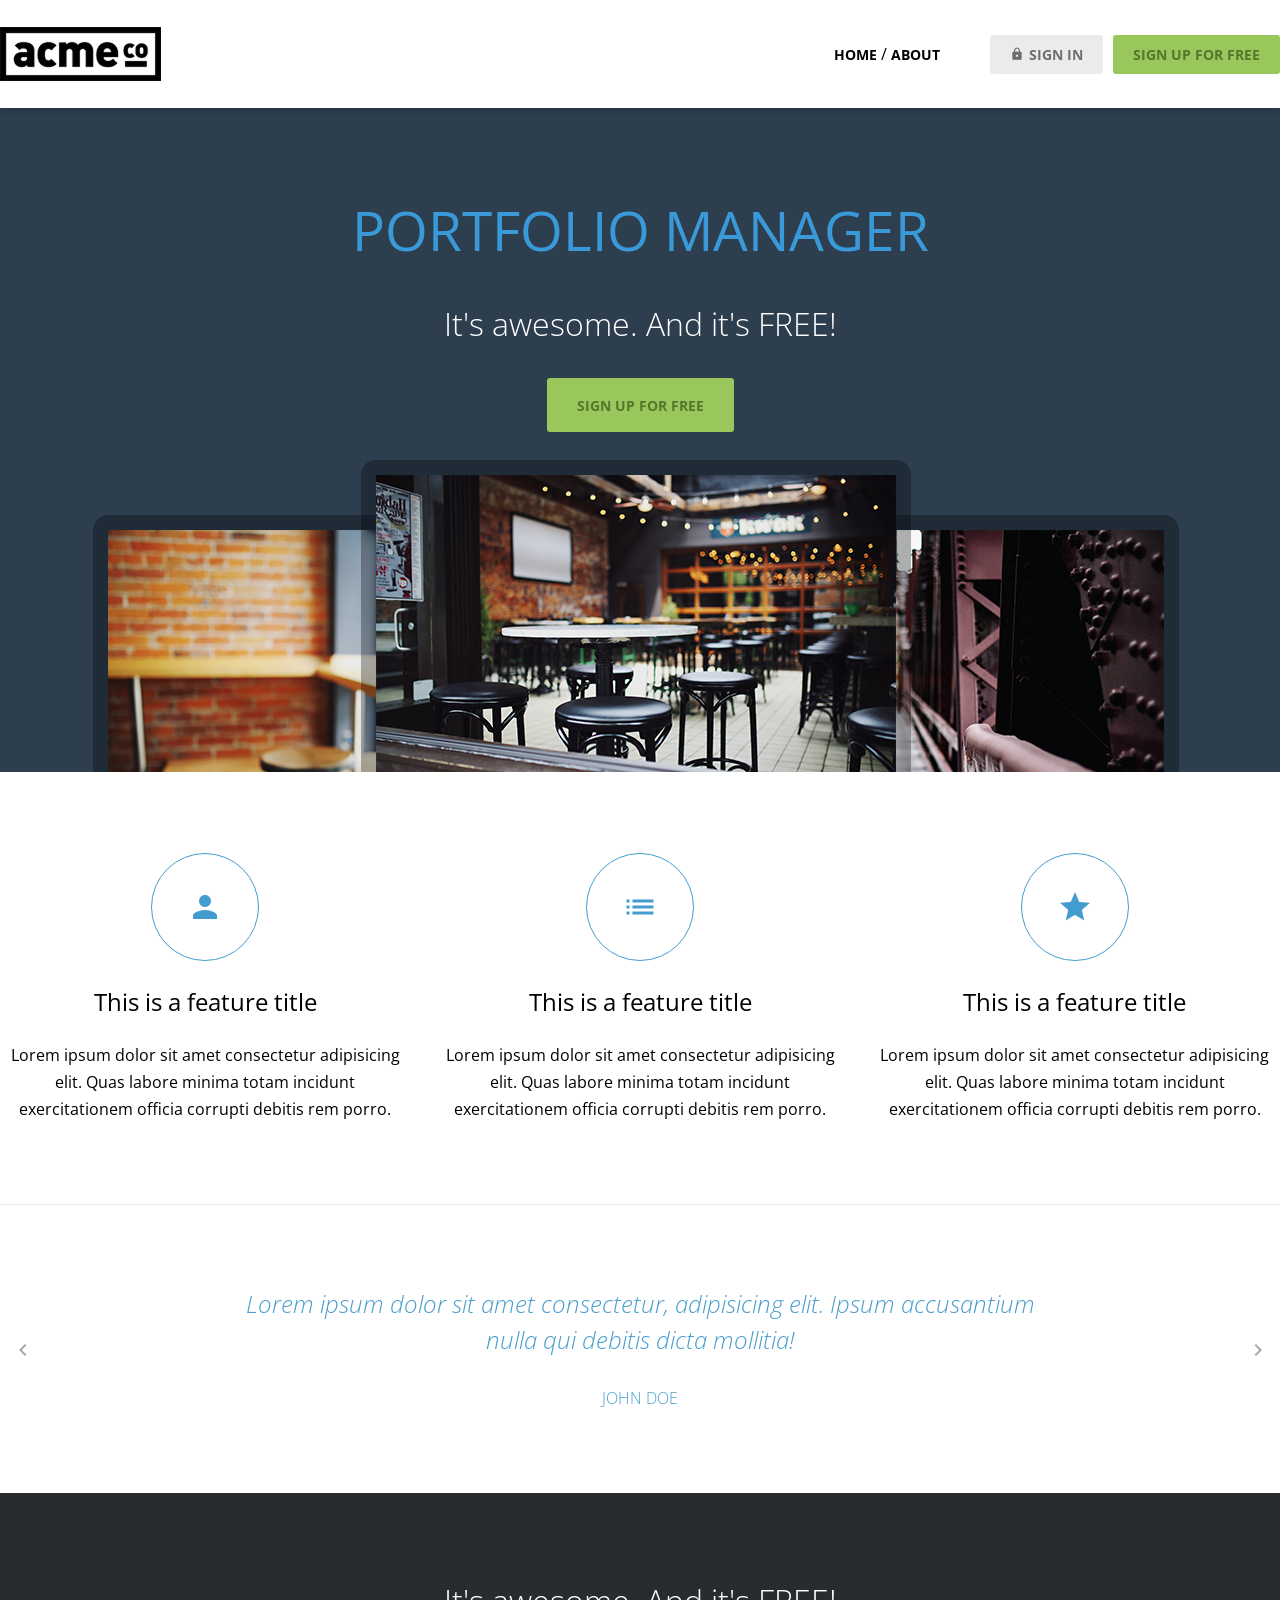
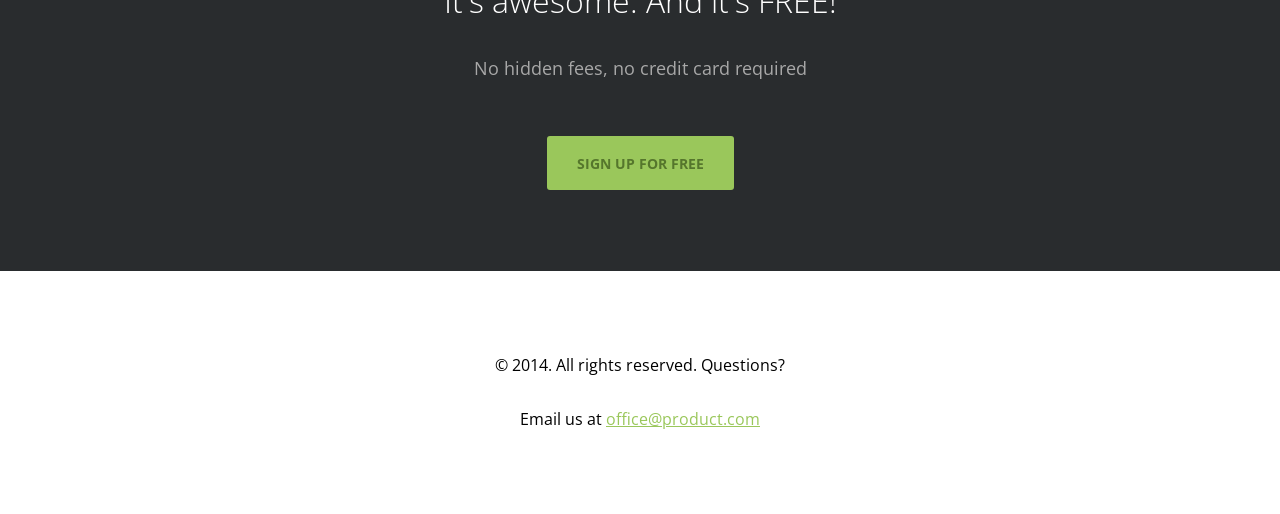
<file: index.html>
<!doctype html>
<html lang="en">

<head>
  <meta charset="UTF-8" />
  <meta name="viewport" content="width=device-width, initial-scale=1.0" />
  <title>ACME</title>
  <link rel="preconnect" href="https://fonts.googleapis.com" />
  <link rel="preconnect" href="https://fonts.gstatic.com" crossorigin />
  <link href="https://fonts.googleapis.com/css2?family=Open+Sans:ital,wght@0,300..800;1,300..800&display=swap"
    rel="stylesheet" />
  <link href="https://fonts.googleapis.com/icon?family=Material+Icons" rel="stylesheet" />
  <link rel="stylesheet" href="css/common.css" />
  <link rel="stylesheet" href="css/index.css" />
</head>

<body>
  <header>
    <div class="container d-flex justify-content-between align-items-center">
      <h1 class="logo">
        <a href="index.html">
          <img src="images/logo.png" alt="acme logo" />
          <span class="hidden">ACME</span>
        </a>
      </h1>
      <nav>
        <ul class="d-flex align-items-center">
          <li>
            <a href="index.html" class="text-nav">home</a>
            /
            <a href="about.html" class="text-nav">about</a>
          </li>
          <li>
            <a href="signin.html" class="btn btn-secondary"><span class="material-icons">lock</span>sign in</a>
          </li>
          <li>
            <a href="signup.html" class="btn btn-primary">sign up for free</a>
          </li>
        </ul>
      </nav>
    </div>
  </header>
  <main>
    <section class="hero inner-top-pd">
      <div class="container d-flex flex-column align-items-center g-1">
        <h2 class="text-heading-xl">Portfolio Manager</h2>
        <h3 class="text-body-l">It's awesome. And it's FREE!</h3>
        <a href="#" class="btn btn-primary big">sign up for free</a>
        <img src="images/hero_image.png" alt="" />
      </div>
    </section>
    <section class="features container inner-pd">
      <h2 class="hidden">Features</h2>
      <ul class="d-flex justify-content-between">
        <li>
          <div class="icon">
            <span class="material-icons">person</span>
          </div>
          <h3 class="text-heading-s">This is a feature title</h3>
          <p>
            Lorem ipsum dolor sit amet consectetur adipisicing elit. Quas labore minima totam
            incidunt exercitationem officia corrupti debitis rem porro.
          </p>
        </li>
        <li>
          <div class="icon">
            <span class="material-icons">list</span>
          </div>
          <h3 class="text-heading-s">This is a feature title</h3>
          <p>
            Lorem ipsum dolor sit amet consectetur adipisicing elit. Quas labore minima totam
            incidunt exercitationem officia corrupti debitis rem porro.
          </p>
        </li>
        <li>
          <div class="icon">
            <span class="material-icons">star</span>
          </div>
          <h3 class="text-heading-s">This is a feature title</h3>
          <p>
            Lorem ipsum dolor sit amet consectetur adipisicing elit. Quas labore minima totam
            incidunt exercitationem officia corrupti debitis rem porro.
          </p>
        </li>
      </ul>
    </section>
    <hr class="container" />
    <section class="testimonial slidewrapper container inner-pd">
      <h2 class="hidden">testimonial</h2>
      <ul class="slidecontainer">
        <li>
          <blockquote>
            <p>
              Lorem ipsum dolor sit amet consectetur, adipisicing elit. Ipsum accusantium nulla
              qui debitis dicta mollitia!
            </p>
          </blockquote>
          <small>john doe</small>
        </li>
        <li>
          <blockquote>
            <p>
              Lorem ipsum dolor sit amet consectetur, adipisicing elit. Ipsum accusantium nulla
              qui debitis dicta mollitia!
            </p>
          </blockquote>
          <small>jane</small>
        </li>
        <li>
          <blockquote>
            <p>
              Lorem ipsum dolor sit amet consectetur, adipisicing elit. Ipsum accusantium nulla
              qui debitis dicta mollitia!
            </p>
          </blockquote>
          <small>tomas</small>
        </li>
      </ul>
      <button type="button" class="button prev">
        <span class="material-icons">chevron_left</span>
      </button>
      <button type="button" class="button next">
        <span class="material-icons">chevron_right</span>
      </button>
    </section>
    <section class="cta inner-pd d-flex flex-column align-items-center g-2">
      <div class="content d-flex flex-column g-1">
        <h3 class="text-body-l">It's awesome. And it's FREE!</h3>
        <p class="text-body-m-plus">No hidden fees, no credit card required</p>
      </div>
      <a href="#" class="btn btn-primary big">sign up for free</a>
    </section>
  </main>
  <footer class="inner-pd d-flex flex-column align-items-center g-1">
    <p>&copy; 2014. All rights reserved. Questions?</p>
    <p>Email us at <a href="#" class="text-link">office@product.com</a></p>
  </footer>
  <script src="js/main.js"></script>
</body>

</html>
</file>
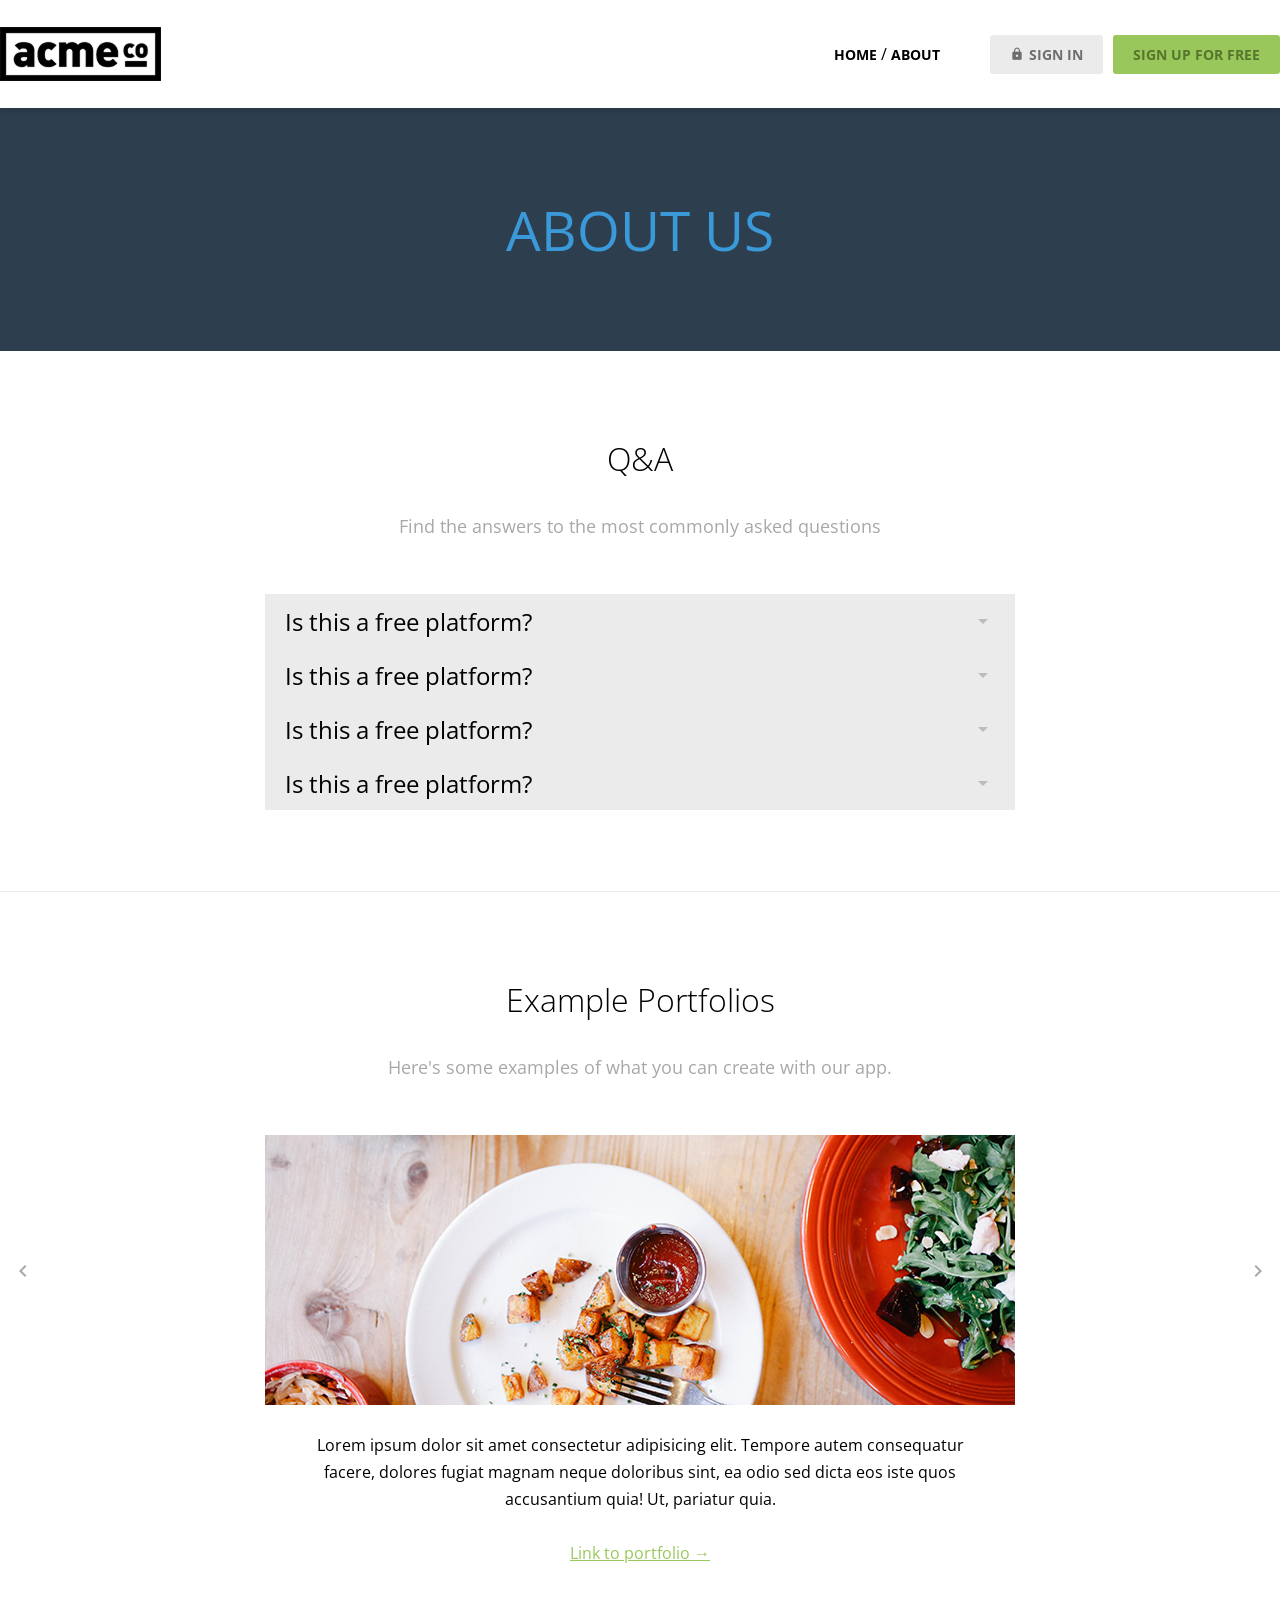
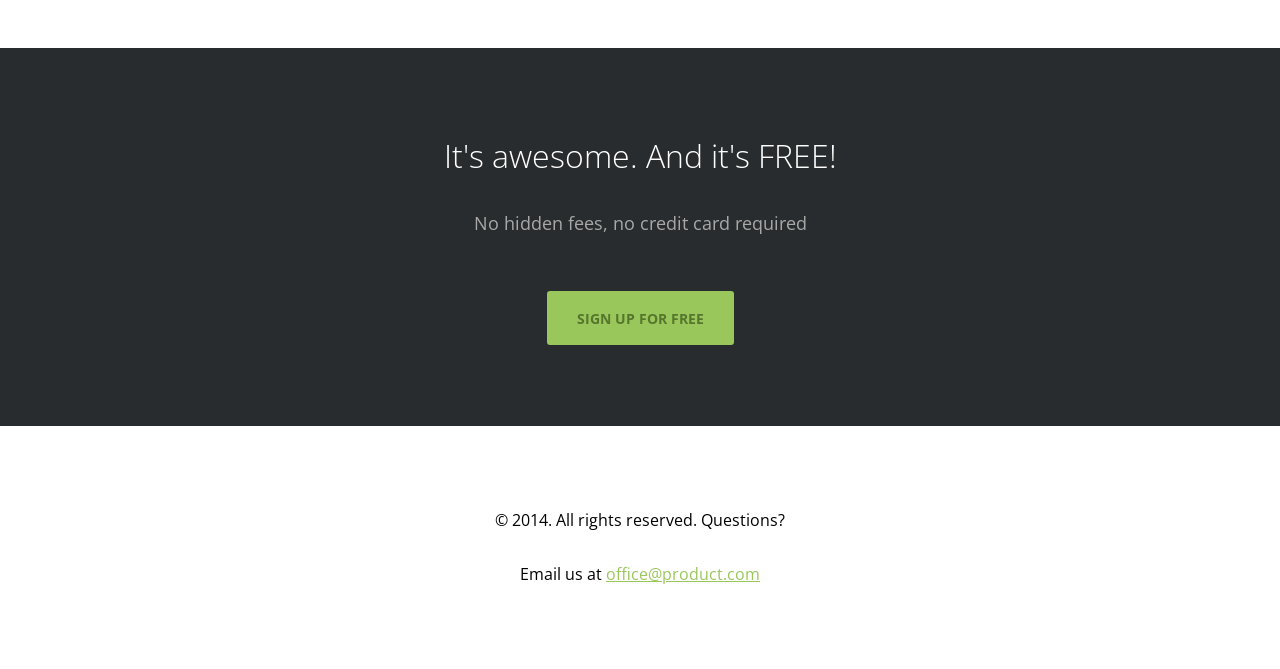
<file: about.html>
<!doctype html>
<html lang="en">

<head>
  <meta charset="UTF-8" />
  <meta name="viewport" content="width=device-width, initial-scale=1.0" />
  <title>About - ACME</title>
  <link rel="preconnect" href="https://fonts.googleapis.com" />
  <link rel="preconnect" href="https://fonts.gstatic.com" crossorigin />
  <link href="https://fonts.googleapis.com/css2?family=Open+Sans:ital,wght@0,300..800;1,300..800&display=swap"
    rel="stylesheet" />
  <link href="https://fonts.googleapis.com/icon?family=Material+Icons" rel="stylesheet" />
  <link rel="stylesheet" href="css/common.css" />
  <link rel="stylesheet" href="css/about.css" />
</head>

<body>
  <header>
    <div class="container d-flex justify-content-between align-items-center">
      <h1 class="logo">
        <a href="index.html">
          <img src="images/logo.png" alt="acme logo" />
          <span class="hidden">ACME</span>
        </a>
      </h1>
      <nav>
        <ul class="d-flex align-items-center">
          <li>
            <a href="index.html" class="text-nav">home</a>
            /
            <a href="about.html" class="text-nav">about</a>
          </li>
          <li>
            <a href="signin.html" class="btn btn-secondary"><span class="material-icons">lock</span>sign in</a>
          </li>
          <li>
            <a href="signup.html" class="btn btn-primary">sign up for free</a>
          </li>
        </ul>
      </nav>
    </div>
  </header>
  <main>
    <section class="hero inner-pd">
      <div class="container">
        <h2 class="text-heading-xl text-center">about us</h2>
      </div>
    </section>
    <section class="qna container inner-pd">
      <div class="header d-flex flex-column g-1">
        <h3 class="text-body-l">Q&amp;A</h3>
        <p class="text-body-m-plus">Find the answers to the most commonly asked questions</p>
      </div>
      <ul class="qnalist">
        <li>
          <details>
            <summary class="question">
              <span>Is this a free platform?</span>
              <span class="material-icons">arrow_drop_down</span>
            </summary>
            <div class="answer">
              <p>
                Lorem ipsum dolor, sit amet consectetur adipisicing elit. Tempora magnam dolorem
                perspiciatis! Delectus soluta animi quaerat ipsum labore, laboriosam mollitia
                inventore commodi blanditiis molestiae asperiores dolorem expedita et tempore
                deleniti.
              </p>
            </div>
          </details>
        </li>
        <li>
          <details>
            <summary class="question">
              <span>Is this a free platform?</span>
              <span class="material-icons">arrow_drop_down</span>
            </summary>
            <div class="answer">
              <p>
                Lorem ipsum dolor, sit amet consectetur adipisicing elit. Tempora magnam dolorem
                perspiciatis! Delectus soluta animi quaerat ipsum labore, laboriosam mollitia
                inventore commodi blanditiis molestiae asperiores dolorem expedita et tempore
                deleniti.
              </p>
            </div>
          </details>
        </li>
        <li>
          <details>
            <summary class="question">
              <span>Is this a free platform?</span>
              <span class="material-icons">arrow_drop_down</span>
            </summary>
            <div class="answer">
              <p>
                Lorem ipsum dolor, sit amet consectetur adipisicing elit. Tempora magnam dolorem
                perspiciatis! Delectus soluta animi quaerat ipsum labore, laboriosam mollitia
                inventore commodi blanditiis molestiae asperiores dolorem expedita et tempore
                deleniti.
              </p>
            </div>
          </details>
        </li>
        <li>
          <details>
            <summary class="question">
              <span>Is this a free platform?</span>
              <span class="material-icons">arrow_drop_down</span>
            </summary>
            <div class="answer">
              <p>
                Lorem ipsum dolor, sit amet consectetur adipisicing elit. Tempora magnam dolorem
                perspiciatis! Delectus soluta animi quaerat ipsum labore, laboriosam mollitia
                inventore commodi blanditiis molestiae asperiores dolorem expedita et tempore
                deleniti.
              </p>
            </div>
          </details>
        </li>
      </ul>
    </section>
    <hr class="container" />
    <section class="portfolio slidewrapper container inner-pd">
      <div class="header d-flex flex-column g-1">
        <h3 class="text-body-l">Example Portfolios</h3>
        <p class="text-body-m-plus">Here's some examples of what you can create with our app.</p>
      </div>
      <ul class="slidecontainer">
        <li>
          <img src="images/portfolio_01.jpg" alt="portfolio_01" />
          <p>
            Lorem ipsum dolor sit amet consectetur adipisicing elit. Tempore autem consequatur
            facere, dolores fugiat magnam neque doloribus sint, ea odio sed dicta eos iste quos
            accusantium quia! Ut, pariatur quia.
          </p>
          <a href="" class="text-link">Link to portfolio &rarr;</a>
        </li>
        <li>
          <img src="images/portfolio_01.jpg" alt="portfolio_01" />
          <p>
            Lorem ipsum dolor sit amet consectetur adipisicing elit. Tempore autem consequatur
            facere, dolores fugiat magnam neque doloribus sint, ea odio sed dicta eos iste quos
            accusantium quia! Ut, pariatur quia.
          </p>
          <a href="" class="text-link">Link to portfolio &rarr;</a>
        </li>
        <li>
          <img src="images/portfolio_01.jpg" alt="portfolio_01" />
          <p>
            Lorem ipsum dolor sit amet consectetur adipisicing elit. Tempore autem consequatur
            facere, dolores fugiat magnam neque doloribus sint, ea odio sed dicta eos iste quos
            accusantium quia! Ut, pariatur quia.
          </p>
          <a href="" class="text-link">Link to portfolio &rarr;</a>
        </li>
      </ul>
      <button type="button" class="button prev">
        <span class="material-icons">chevron_left</span>
      </button>
      <button type="button" class="button next">
        <span class="material-icons">chevron_right</span>
      </button>
    </section>
    <section class="cta inner-pd d-flex flex-column align-items-center g-2">
      <div class="content d-flex flex-column g-1">
        <h3 class="text-body-l">It's awesome. And it's FREE!</h3>
        <p class="text-body-m-plus">No hidden fees, no credit card required</p>
      </div>
      <a href="#" class="btn btn-primary big">sign up for free</a>
    </section>
  </main>
  <footer class="inner-pd d-flex flex-column align-items-center g-1">
    <p>&copy; 2014. All rights reserved. Questions?</p>
    <p>Email us at <a href="#" class="text-link">office@product.com</a></p>
  </footer>
  <script src="js/main.js"></script>
  <script src="js/about.js"></script>
</body>

</html>
</file>
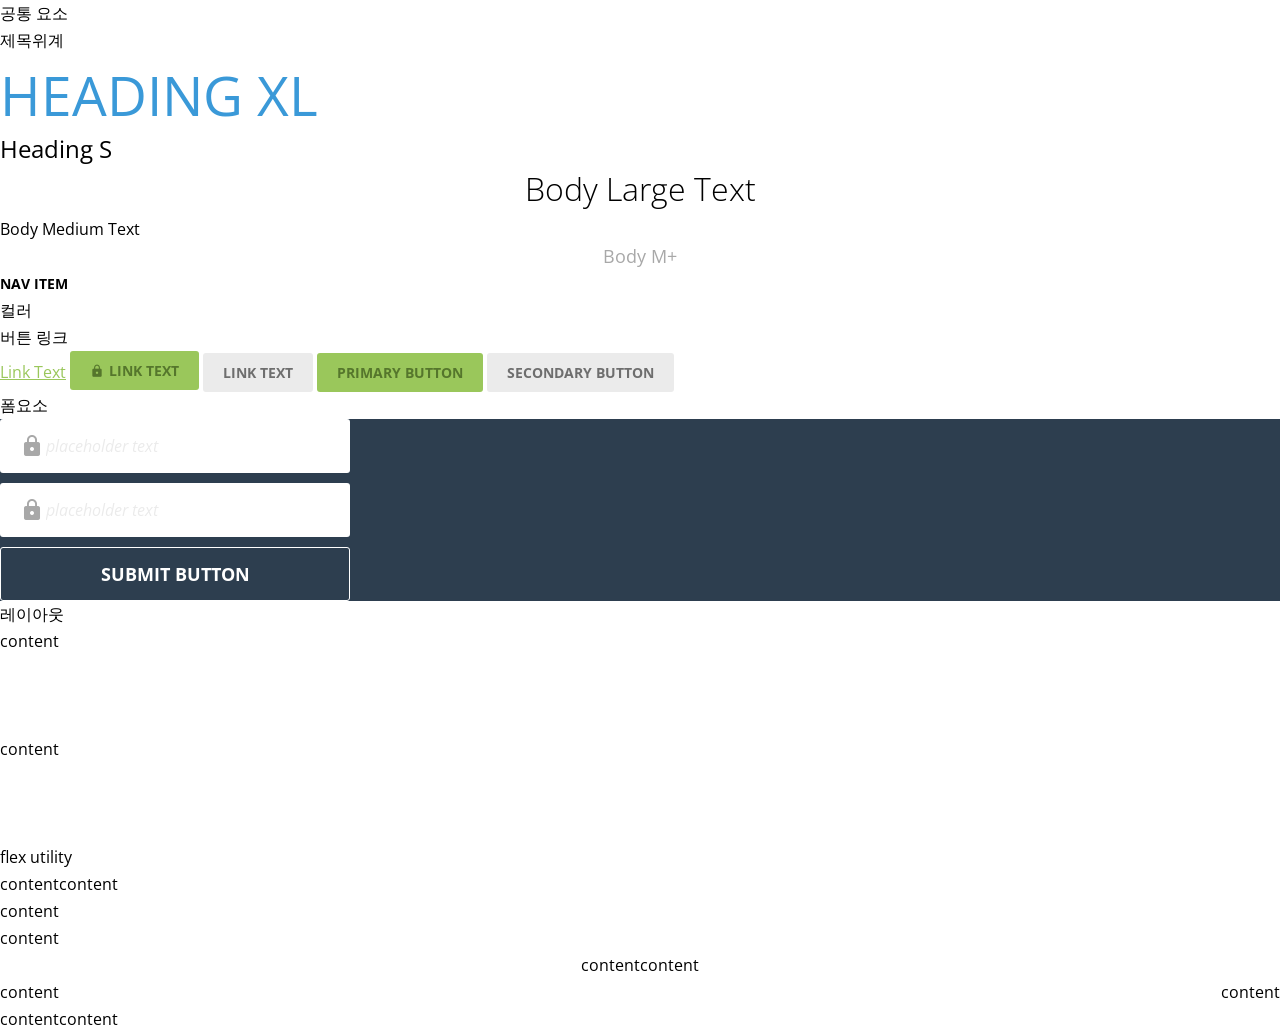
<file: common.html>
<!DOCTYPE html>
<html lang="en">

<head>
  <meta charset="UTF-8">
  <meta name="viewport" content="width=device-width, initial-scale=1.0">
  <title>ACME</title>
  <link rel="preconnect" href="https://fonts.googleapis.com">
  <link rel="preconnect" href="https://fonts.gstatic.com" crossorigin>
  <link href="https://fonts.googleapis.com/css2?family=Open+Sans:ital,wght@0,300..800;1,300..800&display=swap"
    rel="stylesheet">
  <link href="https://fonts.googleapis.com/icon?family=Material+Icons" rel="stylesheet">
  <link rel="stylesheet" href="css/common.css">
</head>

<body>
  <h1>공통 요소</h1>
  <h2>제목위계</h2>

  <!-- Typography System -->
  <div class="container">
    <!-- Heading -->
    <h1 class="text-heading-xl">Heading XL</h1>
    <h2 class="text-heading-s">Heading S</h2>

    <!-- Body -->
    <p class="text-body-l">Body Large Text</p>
    <p class="text-body-m">Body Medium Text</p>
    <p class="text-body-m-plus">Body M+</p>

    <!-- Navigation -->
    <nav>
      <ul>
        <li><a href="#" class="text-nav">Nav Item</a></li>
      </ul>
    </nav>
  </div>

  <h2>컬러</h2>
  <h2>버튼 링크</h2>
  <!-- Link -->
  <a href="#" class="text-link">Link Text</a>
  <a href="#" class="btn btn-primary"><span class="material-icons">lock</span> Link Text</a>
  <a href="#" class="btn btn-secondary">Link Text</a>

  <!-- Button -->
  <button class="btn btn-primary">Primary Button</button>
  <button class="btn btn-secondary">Secondary Button</button>

  <h2>폼요소</h2>
  <div class="hero">
    <form action="">
      <div class="field">
        <label for="useremail">
          <span class="material-icons">lock</span>
        </label>
        <input type="text" id="useremail" placeholder="placeholder text">
      </div>
      <div class="field">
        <label for="useremail">
          <span class="material-icons">lock</span>
        </label>
        <input type="text" id="useremail" placeholder="placeholder text">
      </div>
      <button type="submit">Submit button</button>
    </form>
  </div>
  <h2>레이아웃</h2>
  <div class="container">
    content
  </div>
  <div class="container inner-pd">
    content
  </div>
  <h3>flex utility</h3>
  <div class="d-flex">
    <div>content</div>
    <div>content</div>
  </div>
  <div class="d-flex flex-column">
    <div>content</div>
    <div>content</div>
  </div>
  <div class="d-flex justify-content-center">
    <div>content</div>
    <div>content</div>
  </div>
  <div class="d-flex justify-content-between">
    <div>content</div>
    <div>content</div>
  </div>
  <div class="d-flex align-items-center">
    <div>content</div>
    <div>content</div>
  </div>
</body>

</html>
</file>
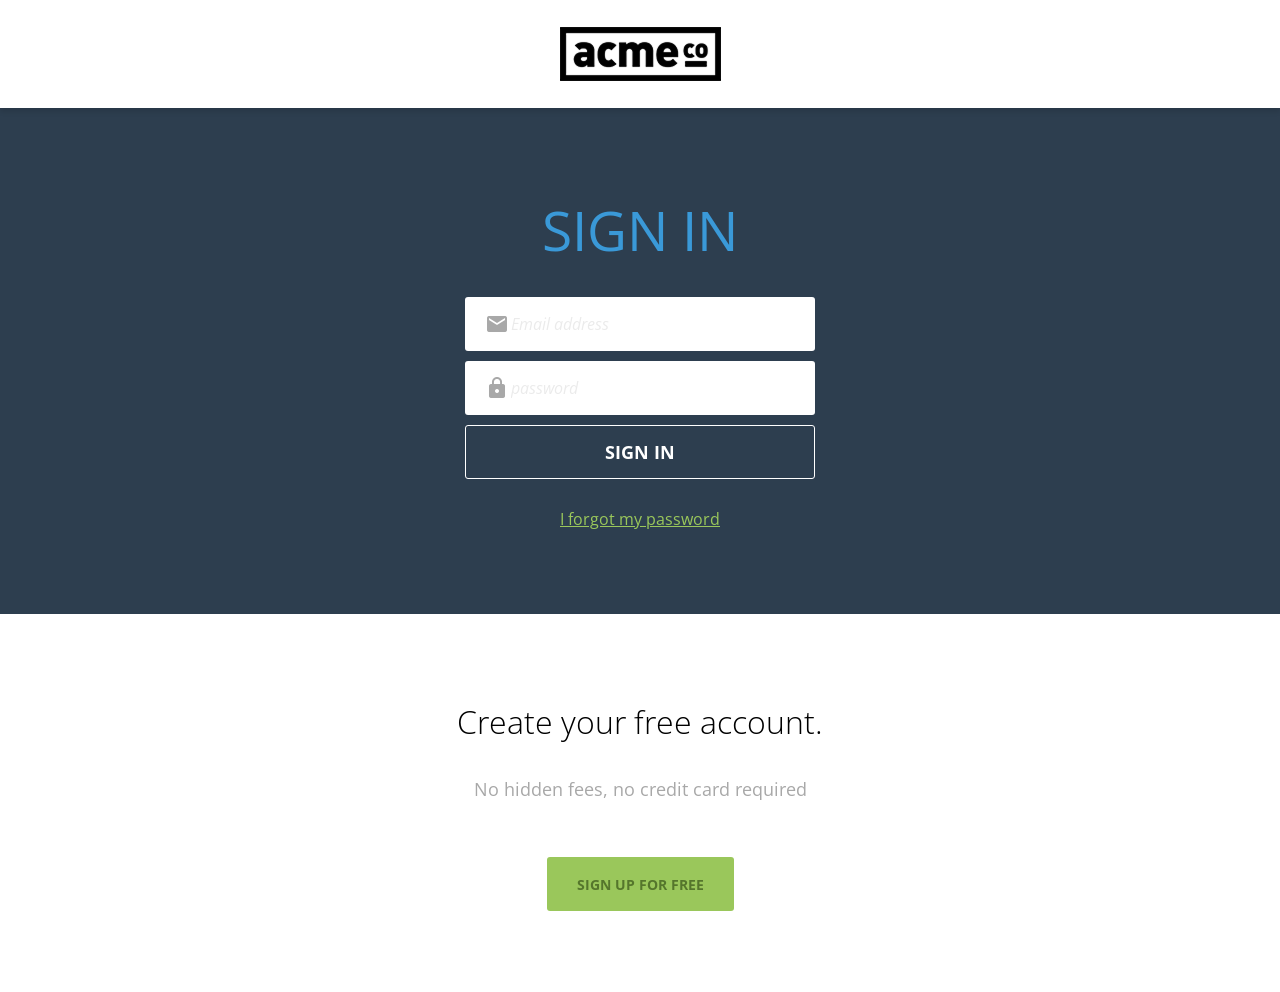
<file: signin.html>
<!doctype html>
<html lang="en">

<head>
  <meta charset="UTF-8" />
  <meta name="viewport" content="width=device-width, initial-scale=1.0" />
  <title>Signin - ACME</title>
  <link rel="preconnect" href="https://fonts.googleapis.com" />
  <link rel="preconnect" href="https://fonts.gstatic.com" crossorigin />
  <link href="https://fonts.googleapis.com/css2?family=Open+Sans:ital,wght@0,300..800;1,300..800&display=swap"
    rel="stylesheet" />
  <link href="https://fonts.googleapis.com/icon?family=Material+Icons" rel="stylesheet" />
  <link rel="stylesheet" href="css/common.css" />
  <link rel="stylesheet" href="css/sign.css" />
</head>

<body>
  <header>
    <div class="container d-flex justify-content-center align-items-center">
      <h1 class="logo">
        <a href="index.html">
          <img src="images/logo.png" alt="acme logo" />
          <span class="hidden">ACME</span>
        </a>
      </h1>
    </div>
  </header>
  <main>
    <section class="hero inner-pd">
      <div class="container d-flex flex-column align-items-center g-1">
        <h2 class="text-heading-xl">Sign in</h2>
        <form action="">
          <div class="field">
            <label for="useremail">
              <span class="material-icons">email</span>
            </label>
            <input type="text" id="useremail" placeholder="Email address" required />
          </div>
          <div class="field">
            <label for="useremail">
              <span class="material-icons">lock</span>
            </label>
            <input type="text" id="useremail" placeholder="password" required />
          </div>
          <button type="submit">Sign in</button>
        </form>
        <a href="" class="text-link">I forgot my password</a>
      </div>
    </section>
  </main>
  <footer class="inner-pd d-flex flex-column align-items-center g-2">
    <div class="content d-flex flex-column g-1">
      <h3 class="text-body-l">Create your free account.</h3>
      <p class="text-body-m-plus">No hidden fees, no credit card required</p>
    </div>
    <a href="#" class="btn btn-primary big">sign up for free</a>
  </footer>
</body>

</html>
</file>
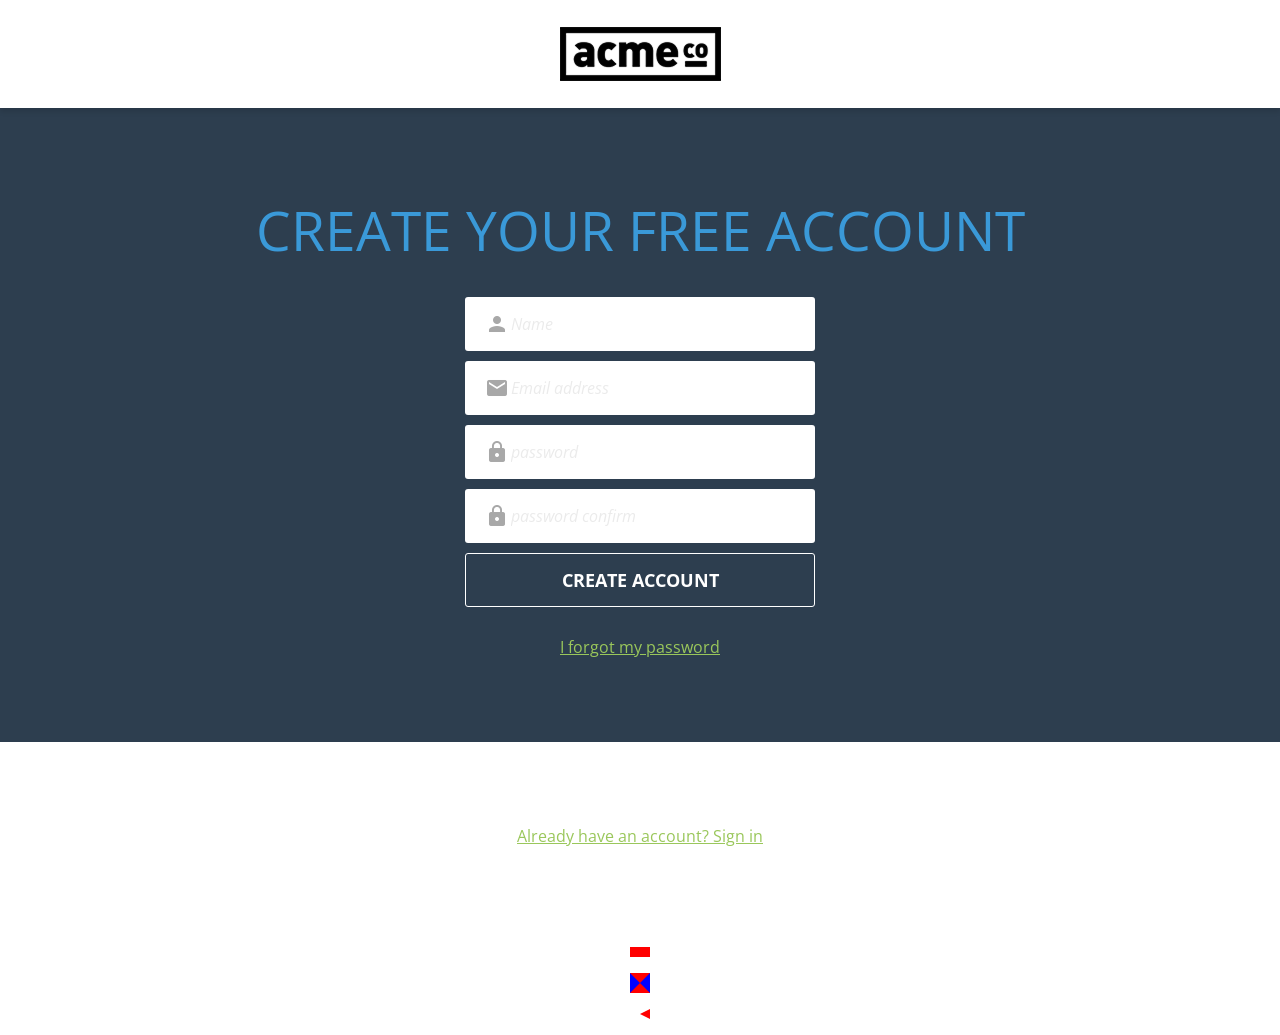
<file: signup.html>
<!doctype html>
<html lang="en">

<head>
  <meta charset="UTF-8" />
  <meta name="viewport" content="width=device-width, initial-scale=1.0" />
  <title>Signup - ACME</title>
  <link rel="preconnect" href="https://fonts.googleapis.com" />
  <link rel="preconnect" href="https://fonts.gstatic.com" crossorigin />
  <link href="https://fonts.googleapis.com/css2?family=Open+Sans:ital,wght@0,300..800;1,300..800&display=swap"
    rel="stylesheet" />
  <link href="https://fonts.googleapis.com/icon?family=Material+Icons" rel="stylesheet" />
  <link rel="stylesheet" href="css/common.css" />
  <link rel="stylesheet" href="css/sign.css" />
</head>

<body>
  <header>
    <div class="container d-flex justify-content-center align-items-center">
      <h1 class="logo">
        <a href="index.html">
          <img src="images/logo.png" alt="acme logo" />
          <span class="hidden">ACME</span>
        </a>
      </h1>
    </div>
  </header>
  <main>
    <section class="hero inner-pd">
      <div class="container d-flex flex-column align-items-center g-1">
        <h2 class="text-heading-xl">create your free account</h2>
        <form action="#" novalidate>
          <div class="field">
            <label for="useremail">
              <span class="material-icons">person</span>
            </label>
            <input type="text" id="username" placeholder="Name" required />
          </div>
          <div class="field">
            <label for="useremail">
              <span class="material-icons">email</span>
            </label>
            <input type="text" id="useremail" placeholder="Email address" required />
          </div>
          <div class="field">
            <label for="userpw">
              <span class="material-icons">lock</span>
            </label>
            <input type="password" id="userpw" placeholder="password" required />
          </div>
          <div class="field">
            <label for="userpwcf">
              <span class="material-icons">lock</span>
            </label>
            <input type="password" id="userpwcf" placeholder="password confirm" required />
          </div>
          <button type="submit">create Account</button>
          <div class="feedback">
          </div>
        </form>
        <a href="" class="text-link">I forgot my password</a>
      </div>
    </section>
  </main>
  <footer class="inner-pd text-center">
    <a href="#" class="text-link">Already have an account? Sign in</a>
  </footer>
  <div class="box box1"></div>
  <div class="box box2"></div>
  <div class="box box3"></div>
  <script src="js/sign.js
"></script>
</body>

</html>
</file>
<file: css/index.css>
.hero h3 {
  color: var(--white);
}

.features ul {
  gap: 24px;
  text-align: center;
}
.features ul li {
  display: flex;
  flex-direction: column;
  gap: var(--base-unit);
  align-items: center;
}
.features .icon {
  width: calc(var(--base-unit) * 4);
  height: calc(var(--base-unit) * 4);
  display: flex;
  justify-content: center;
  align-items: center;
  border: 1px solid var(--medium-blue);
  border-radius: 50%;
  box-sizing: border-box;
  color: var(--medium-blue);
}
.features .icon span {
  font-size: 36px;
}
.testimonial li {
  font-weight: 300;
  color: var(--light-blue);
  text-align: center;
}
.testimonial blockquote {
  width: 840px;
  font-style: italic;
  font-size: 24px;
  line-height: 36px;
}
.testimonial small {
  font-weight: 300;
  text-transform: uppercase;
}
</file>
<file: css/about.css>
.qnalist {
  width: 750px;
  margin: 0 auto;
}
.qnalist details {
  interpolate-size: allow-keywords;
}
.qnalist details::details-content {
  block-size: 0;
  opacity: 0;
  overflow: hidden;
  transition:
    block-size 0.35s ease,
    opacity 0.35s ease;
}
.qnalist details[open]::details-content {
  block-size: auto;
  opacity: 1;
}
.qnalist details[open] .question .material-icons {
  opacity: 1;
  transform: rotate(180deg);
}
.qnalist .question {
  display: flex;
  height: calc(var(--base-unit) * 2);
  padding: 0 20px;
  justify-content: space-between;
  align-items: center;
  background: var(--super--light--gray);
  cursor: pointer;
  font-size: var(--heading--s);
  line-height: var(--base-unit);
}
.qnalist .question::-webkit-details-marker {
  display: none;
}
.qnalist .question::marker {
  content: "";
}
.qnalist .question .material-icons {
  opacity: 0.2;
  color: #000;
  transition: 0.35s;
}
.qnalist .answer {
  display: flex;
  padding: 20px 20px 30px;
  flex-direction: column;
  gap: 27px;
  box-sizing: border-box;
}
.qnalist details[open] .question {
  font-weight: bold;
}
</file>
<file: css/sign.css>
.hero form {
  position: relative;
}
.feedback {
  width: 320px;
  padding: 20px;
  color: #f30000;
  border-radius: 3px;
  background: var(--white);
  position: absolute;
  left: calc(100% + 30px);
  top: 0;
  display: flex;
  flex-direction: column;
  gap: var(--base-unit);
  visibility: hidden;
}
.feedback:after {
  content: "";
  position: absolute;
  width: 0;
  height: 0;
  border-width: 7px 8px;
  border-style: solid;
  border-color: transparent #fff transparent transparent;
  top: 30px;
  right: 100%;
}

.box {
  width: 0;
  height: 0;
  border-width: 5px 10px;
  border-style: solid;
  margin: 1rem auto;
}
.box1 {
  /* border: 10px solid red; */
  border-color: red;
}
.box2 {
  border-width: 10px;
  border-color: red blue;
}
.box3 {
  border-color: transparent red transparent transparent;
}
</file>
<file: css/common.css>
@import url("normalize.css");
@import url("reset.css");
@import url("flex-utility.css");

:root {
  /* Layout */
  --base-unit: 27px;
  --base-font: 16px;

  /* Color styles */
  --black: rgba(44, 44, 44, 1);
  --light--gray: rgba(168, 168, 168, 1);
  --medium--gray: rgba(110, 110, 110, 1);
  --super--light--gray: rgba(235, 235, 235, 1);
  --primary: rgba(154, 199, 91, 1);
  --secondary: rgba(85, 118, 44, 1);
  --white: rgba(255, 255, 255, 1);
  --hero: rgba(45, 62, 79, 1);
  --hero--title: rgba(58, 153, 216, 1);
  --medium-blue: rgba(67, 156, 207, 1);
  --light-blue: rgba(72, 157, 205, 1);
  --c-t-a: rgba(41, 44, 46, 1);

  /* Text-size styles */
  --heading--x-l: calc(var(--base-font) * 3.4375);
  --body--l: calc(var(--base-font) * 2);
  --heading--s: calc(var(--base-font) * 1.5);
  --body--m: var(--base-font);
  --nav--item: calc(var(--base-font) * 0.875);
  --body--m-plus: calc(var(--base-font) * 1.125);
  --link: var(--base-font);
  --button---secondary: calc(var(--base-font) * 0.875);
  --button---primary: calc(var(--base-font) * 0.875);
}

body {
  /* font-family: "Open Sans", sans-serif;
  font-size:var(--base-font);
  line-height:var(--base-unit); */
  font:
    var(--base-font)/var(--base-unit) "Open Sans",
    sans-serif;
}

/* 폰트 위계 */
.text-heading-xl {
  font-size: var(--heading--x-l);
  line-height: calc(var(--base-unit) * 3);
  color: var(--hero--title);
  text-transform: uppercase;
  letter-spacing: 2%;
}

.text-heading-s {
  font-size: var(--heading--s);
  line-height: var(--base-unit);
}

.text-body-l {
  font-size: var(--body--l);
  line-height: calc(var(--base-unit) * 2);
  font-weight: 300;
  text-align: center;
}

.text-body-m {
  font-size: var(--body--m);
  line-height: var(--base-unit);
}

.text-body-m-plus {
  font-size: var(--body--m-plus);
  line-height: var(--base-unit);
  text-align: center;
  color: var(--light--gray);
}
.text-nav {
  font-size: var(--nav--item);
  font-weight: bold;
  text-transform: uppercase;
}
/* 링크 버튼 */
.btn {
  height: 39px;
  background: var(--super--light--gray);
  border-radius: 3px;
  padding: 0 20px;
  display: inline-flex;
  color: var(--medium--gray);
  align-items: center;
  font-size: calc(var(--base-font) * 0.875);
  font-weight: bold;
  gap: 5px;
  text-transform: uppercase;
}
.btn .material-icons {
  font-size: 14px;
}
.btn-primary {
  background: var(--primary);
  color: var(--secondary);
}
.btn.big {
  height: calc(var(--base-unit) * 2);
  padding: 0 30px;
}

/* 폼 요소 */
.hero {
  background: var(--hero);
}
form {
  width: 350px;
  display: flex;
  flex-direction: column;
  gap: 10px;
}
form .field {
  height: calc(var(--base-unit) * 2);
  background: var(--white);
  border-radius: 3px;
  padding: 0 20px;
  display: flex;
  align-items: center;
  color: var(--light--gray);
}
form .field label {
  display: flex;
}
form .field input {
  font-style: italic;
  color: var(--black);
  width: 100%;
  outline: none;
}
form .field:focus-within {
  box-shadow: inset 0 0 5px rgba(72, 0, 255, 0.7);
}
form .field input::placeholder {
  color: var(--super--light--gray);
}
form button {
  height: calc(var(--base-unit) * 2);
  border-radius: 3px;
  display: flex;
  align-items: center;
  justify-content: center;
  color: var(--white);
  font-size: calc(var(--base-font) * 1.125);
  text-transform: uppercase;
  font-weight: bold;
  border: 1px solid var(--white);
}
/* 레이아웃 */
.container {
  max-width: 100%;
  width: 100%;
  margin: 0 auto;
}
.inner-pd {
  padding: calc(var(--base-unit) * 3) 0;
}
.inner-top-pd {
  padding-top: calc(var(--base-unit) * 3);
}
.hidden {
  position: absolute;
  clip-path: inset(50%);
  width: 1px;
  height: 1px;
  overflow: hidden;
}

hr {
  border: none;
  /* border-top:1px solid var(--super--light--gray); */
  height: 1px;
  background: var(--super--light--gray);
}

.text-link {
  text-decoration: underline;
  color: var(--primary);
}
section .header {
  margin-bottom: calc(var(--base-unit) * 2);
}

/* 헤더 */
body > header {
  background: var(--white);
  padding: var(--base-unit) 0;
  box-shadow: 0 4px 5px rgba(0, 0, 0, 0.1);
  position: sticky;
  top: 0;
  transition: 0.3s ease-out;
}

body > header.fixed {
  padding: calc(var(--base-unit) / 2) 0;
}

header nav ul {
  gap: 10px;
}
header nav ul li:first-child {
  margin-right: 40px;
}

/* 슬라이드 */
.slidewrapper {
  position: relative;
  overflow: hidden;
}
.slidecontainer {
  width: 300%; /* js 부모 너비파악, 슬라이드 개수 파악, 너비 계산 지정할 예정 */
  display: flex;
  transition: 0.3s ease-out;
}
.slidecontainer li {
  width: 100%;
  display: flex;
  flex-direction: column;
  align-items: center;
  gap: var(--base-unit);
}
.slidecontainer li > p {
  width: 700px;
  text-align: center;
}
.slidewrapper button {
  width: 45px;
  height: 45px;
  display: flex;
  justify-content: center;
  align-items: center;
  color: var(--light--gray);
  cursor: pointer;
  position: absolute;
  top: 50%;
  transform: translateY(-50%);
}
.slidewrapper button.prev {
  left: 0;
}
.slidewrapper button.next {
  right: 0;
}

/* CTA */
.cta {
  background: var(--c-t-a);
}
.cta h3 {
  color: var(--white);
}
</file>
